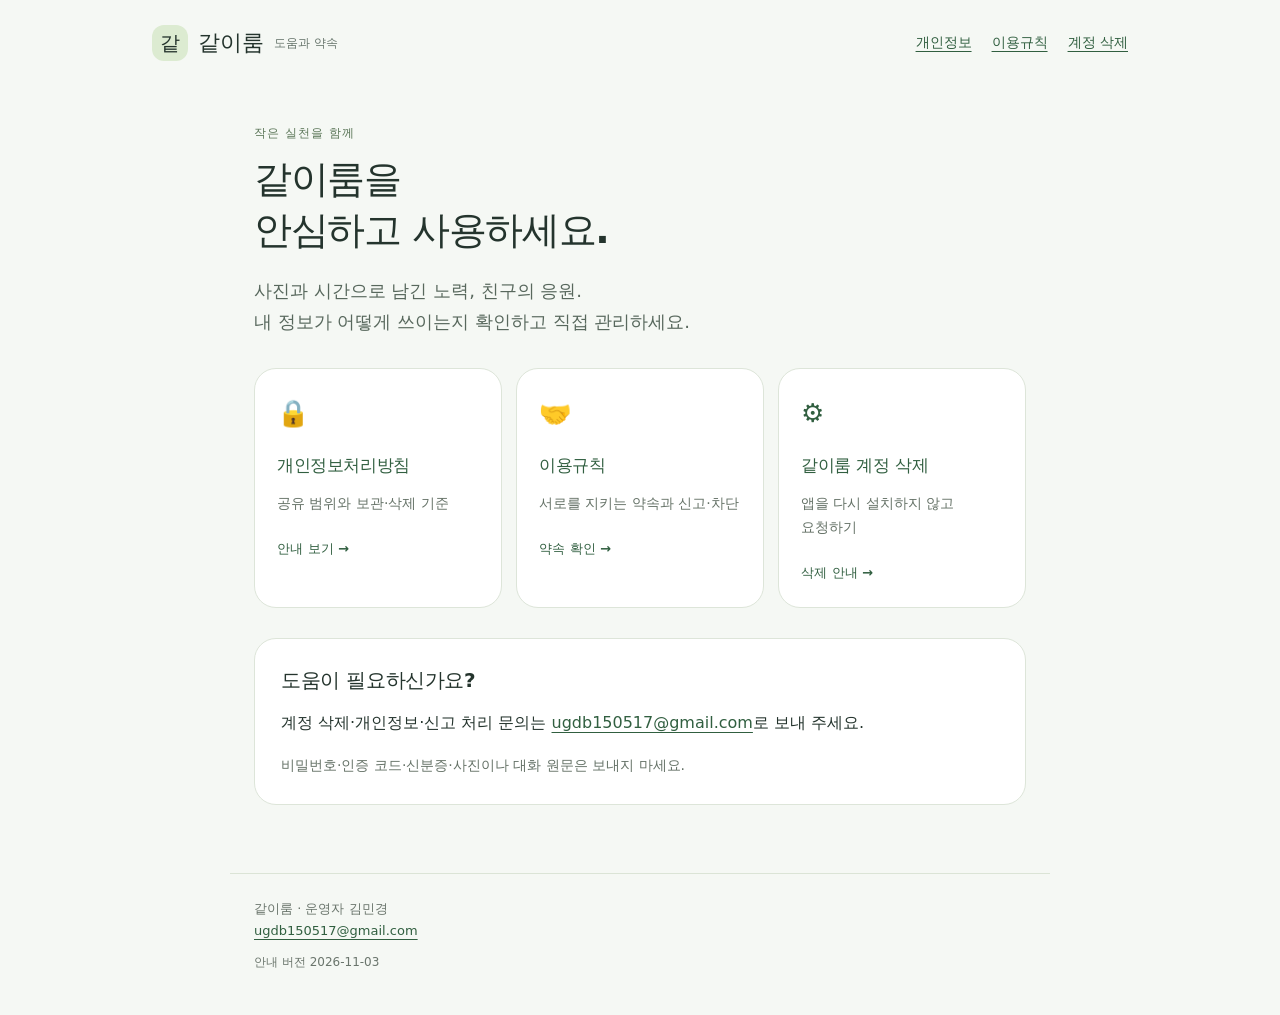
<file: index.html>
<!doctype html><html lang="ko"><head><meta charset="utf-8"><meta name="viewport" content="width=device-width,initial-scale=1"><meta name="referrer" content="no-referrer"><meta http-equiv="Content-Security-Policy" content="default-src 'none'; script-src 'self'; style-src 'self'; img-src 'self'; connect-src https://rnihdtlhdfdmjoifknjx.supabase.co; base-uri 'none'; object-src 'none'; form-action 'none'; upgrade-insecure-requests"><title>도움과 약속 · 같이룸</title><link rel="stylesheet" href="style.css"></head><body><a class="skip" href="#main">본문으로 이동</a><header><a class="brand" href="index.html"><span class="mark">같</span> 같이룸 <small>도움과 약속</small></a><nav aria-label="지원 메뉴"><a href="privacy.html">개인정보</a><a href="terms.html">이용규칙</a><a href="delete-account.html">계정 삭제</a></nav></header><main id="main"><p class="eyebrow">작은 실천을 함께</p><h1>같이룸을<br>안심하고 사용하세요.</h1><p class="lead">사진과 시간으로 남긴 노력, 친구의 응원.<br>내 정보가 어떻게 쓰이는지 확인하고 직접 관리하세요.</p><div class="links"><a class="card link" href="privacy.html"><span>🔒</span><h2>개인정보처리방침</h2><p>공유 범위와 보관·삭제 기준</p><b>안내 보기 →</b></a><a class="card link" href="terms.html"><span>🤝</span><h2>이용규칙</h2><p>서로를 지키는 약속과 신고·차단</p><b>약속 확인 →</b></a><a class="card link" href="delete-account.html"><span>⚙</span><h2>같이룸 계정 삭제</h2><p>앱을 다시 설치하지 않고 요청하기</p><b>삭제 안내 →</b></a></div><section class="card"><h2>도움이 필요하신가요?</h2><p>계정 삭제·개인정보·신고 처리 문의는 <a href="mailto:ugdb150517@gmail.com">ugdb150517@gmail.com</a>로 보내 주세요.</p><p class="muted">비밀번호·인증 코드·신분증·사진이나 대화 원문은 보내지 마세요.</p></section></main><footer>같이룸 · 운영자 김민경<br><a href="mailto:ugdb150517@gmail.com">ugdb150517@gmail.com</a><p>안내 버전 2026-11-03</p></footer></body></html>
</file>
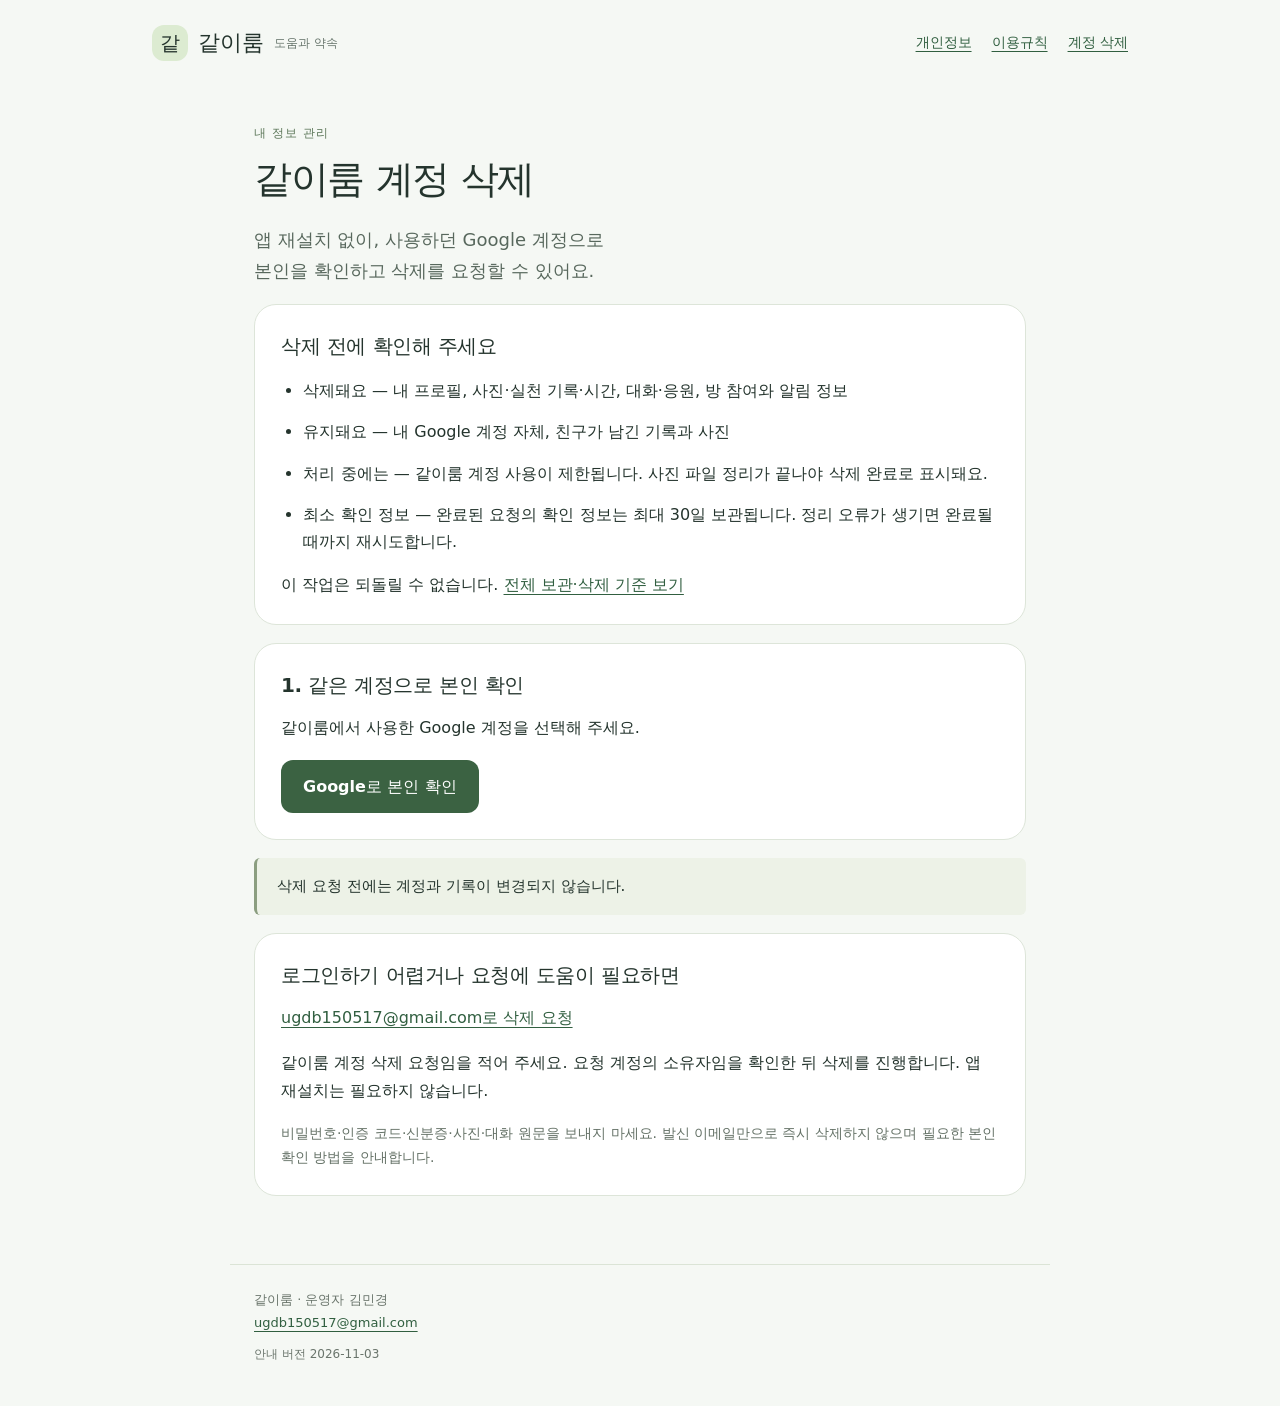
<file: delete-account.html>
<!doctype html><html lang="ko"><head><meta charset="utf-8"><meta name="viewport" content="width=device-width,initial-scale=1"><meta name="referrer" content="no-referrer"><meta http-equiv="Content-Security-Policy" content="default-src 'none'; script-src 'self'; style-src 'self'; img-src 'self'; connect-src https://rnihdtlhdfdmjoifknjx.supabase.co; base-uri 'none'; object-src 'none'; form-action 'none'; upgrade-insecure-requests"><title>계정 및 데이터 삭제 · 같이룸</title><link rel="stylesheet" href="style.css"></head><body><a class="skip" href="#main">본문으로 이동</a><header><a class="brand" href="index.html"><span class="mark">같</span> 같이룸 <small>도움과 약속</small></a><nav aria-label="지원 메뉴"><a href="privacy.html">개인정보</a><a href="terms.html">이용규칙</a><a href="delete-account.html">계정 삭제</a></nav></header><main id="main"><p class="eyebrow">내 정보 관리</p><h1>같이룸 계정 삭제</h1><p class="lead">앱 재설치 없이, 사용하던 Google 계정으로<br>본인을 확인하고 삭제를 요청할 수 있어요.</p><section class="card"><h2>삭제 전에 확인해 주세요</h2><ul class="spaced"><li><strong>삭제돼요</strong> — 내 프로필, 사진·실천 기록·시간, 대화·응원, 방 참여와 알림 정보</li><li><strong>유지돼요</strong> — 내 Google 계정 자체, 친구가 남긴 기록과 사진</li><li><strong>처리 중에는</strong> — 같이룸 계정 사용이 제한됩니다. 사진 파일 정리가 끝나야 삭제 완료로 표시돼요.</li><li><strong>최소 확인 정보</strong> — 완료된 요청의 확인 정보는 최대 30일 보관됩니다. 정리 오류가 생기면 완료될 때까지 재시도합니다.</li></ul><p>이 작업은 되돌릴 수 없습니다. <a href="privacy.html">전체 보관·삭제 기준 보기</a></p></section><section class="card"><h2>1. 같은 계정으로 본인 확인</h2><p>같이룸에서 사용한 Google 계정을 선택해 주세요.</p><button id="login">Google로 본인 확인</button><noscript><p>자동 삭제 요청에는 JavaScript가 필요합니다. 앱을 설치하지 않고도 아래 지원 이메일로 삭제를 요청할 수 있습니다.</p></noscript></section><p id="status" class="notice" role="status" aria-live="polite">삭제 요청 전에는 계정과 기록이 변경되지 않습니다.</p><section id="account-panel" class="card" hidden><p class="eyebrow">본인 확인된 계정</p><p id="account-label" class="account"></p><button id="cancel" class="secondary">이 페이지에서 로그아웃</button><section id="host-panel" hidden><h2>먼저 방의 운영을 마무리해 주세요</h2><p>방을 계속 유지하려면 앱에서 방장을 위임하거나 지원 이메일로 도움을 요청해 주세요. 앱 설치 없이 이 페이지에서 방을 종료하고 탈퇴할 수도 있습니다.</p><div id="host-rooms"></div></section><form id="confirmation-form"><h2>2. 삭제 요청 확정</h2><label class="check"><input id="agree" type="checkbox">내 같이룸 계정과 데이터가 삭제되고 복구할 수 없음을 확인했습니다.</label><label for="confirmation">확인을 위해 <strong>탈퇴</strong>를 입력해 주세요.</label><input id="confirmation" autocomplete="off" maxlength="10" placeholder="탈퇴"><button id="submit" type="submit" class="danger" disabled>같이룸 계정 영구 삭제 요청</button></form></section><section id="receipt-panel" class="card" hidden><h2>3. 처리 상태 확인</h2><p>이 브라우저 탭에는 상태 확인용 정보만 임시 저장합니다. 로그인 토큰은 저장하지 않습니다. 탭을 닫으면 확인 정보가 사라질 수 있어요.</p><button id="check-status">처리 상태 확인</button><details><summary>이 탭의 확인 정보 지우기</summary><label class="check"><input id="clear-agree" type="checkbox">이 탭에서 처리 상태를 다시 확인할 수 없음을 이해했습니다.</label><button id="clear-status" class="secondary">확인 정보 지우기</button></details></section><section class="card"><h2>로그인하기 어렵거나 요청에 도움이 필요하면</h2><p><a href="mailto:ugdb150517@gmail.com?subject=%5B%EA%B0%99%EC%9D%B4%EB%A3%B8%5D%20%EA%B3%84%EC%A0%95%20%EB%B0%8F%20%EB%8D%B0%EC%9D%B4%ED%84%B0%20%EC%82%AD%EC%A0%9C%20%EC%9A%94%EC%B2%AD">ugdb150517@gmail.com로 삭제 요청</a></p><p>같이룸 계정 삭제 요청임을 적어 주세요. 요청 계정의 소유자임을 확인한 뒤 삭제를 진행합니다. 앱 재설치는 필요하지 않습니다.</p><p class="muted">비밀번호·인증 코드·신분증·사진·대화 원문을 보내지 마세요. 발신 이메일만으로 즉시 삭제하지 않으며 필요한 본인 확인 방법을 안내합니다.</p></section></main><footer>같이룸 · 운영자 김민경<br><a href="mailto:ugdb150517@gmail.com">ugdb150517@gmail.com</a><p>안내 버전 2026-11-03</p></footer><script type="module" src="delete-account.mjs"></script></body></html>
</file>
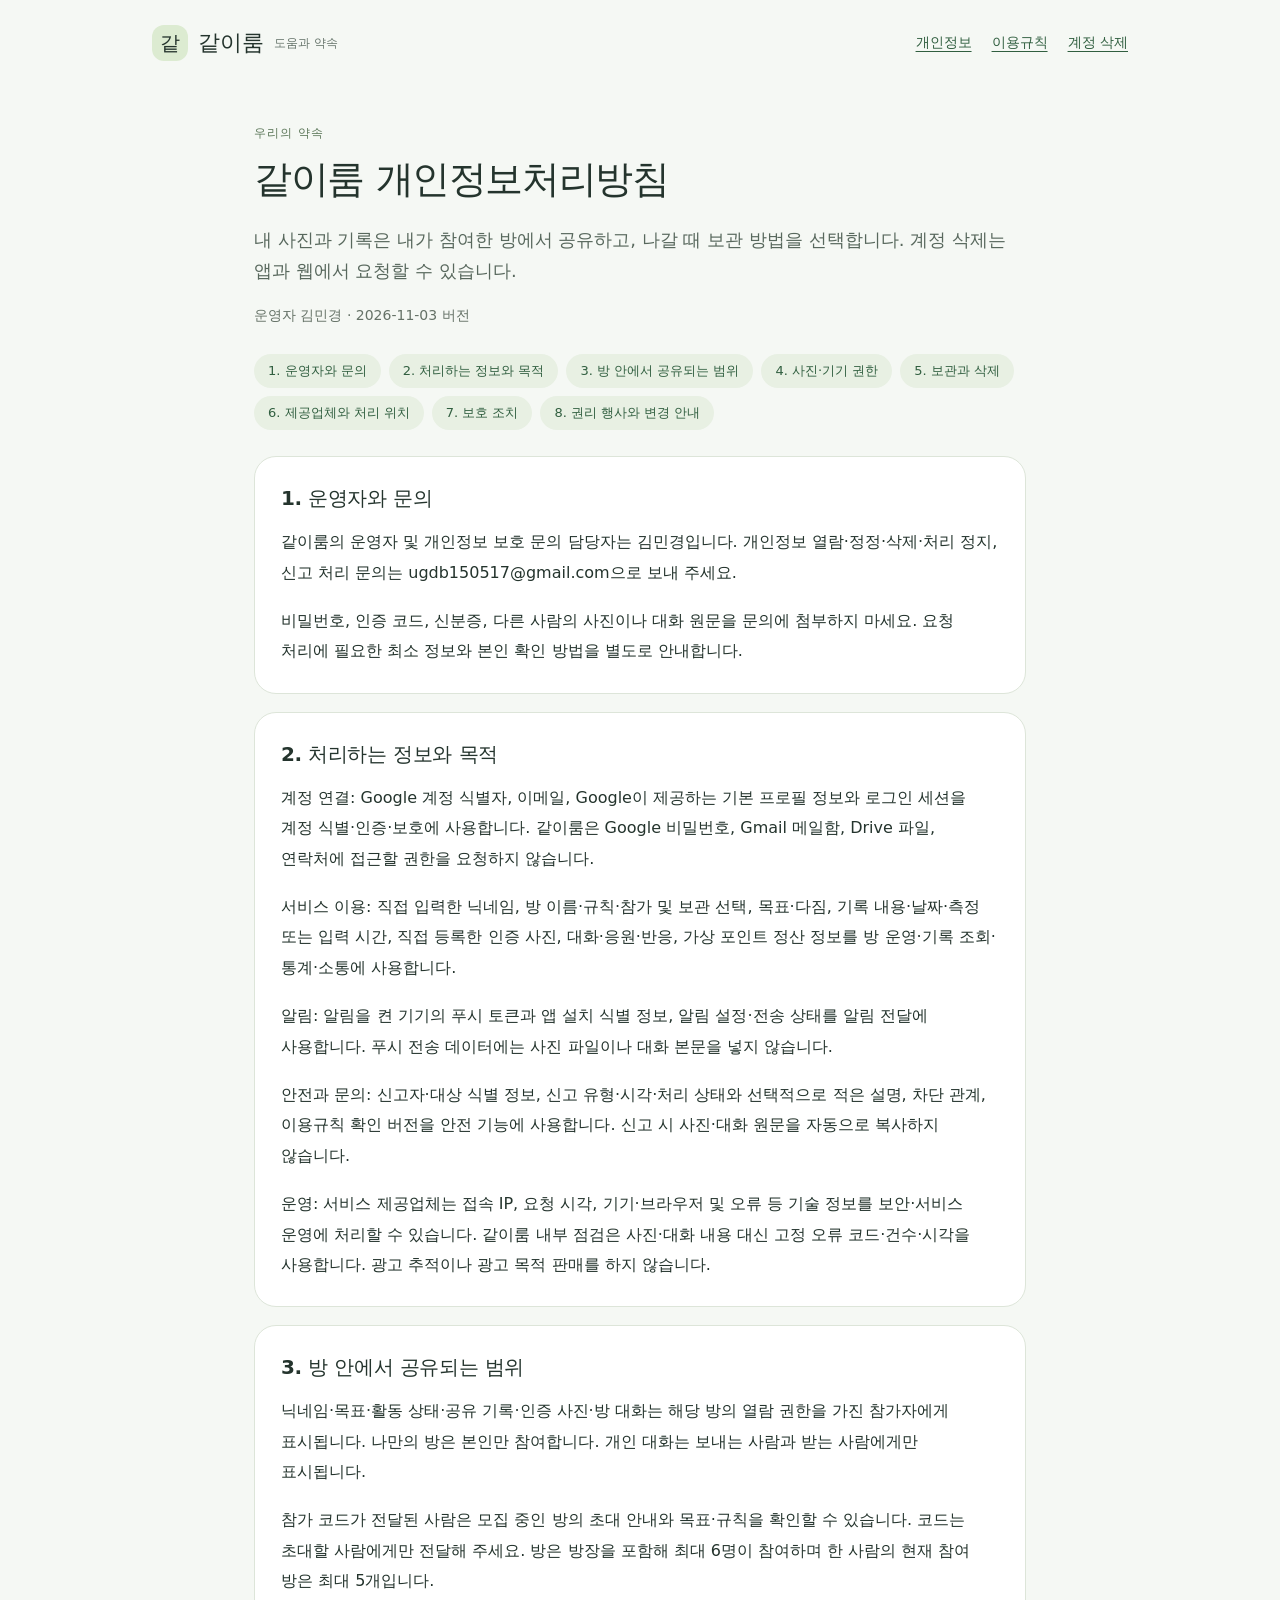
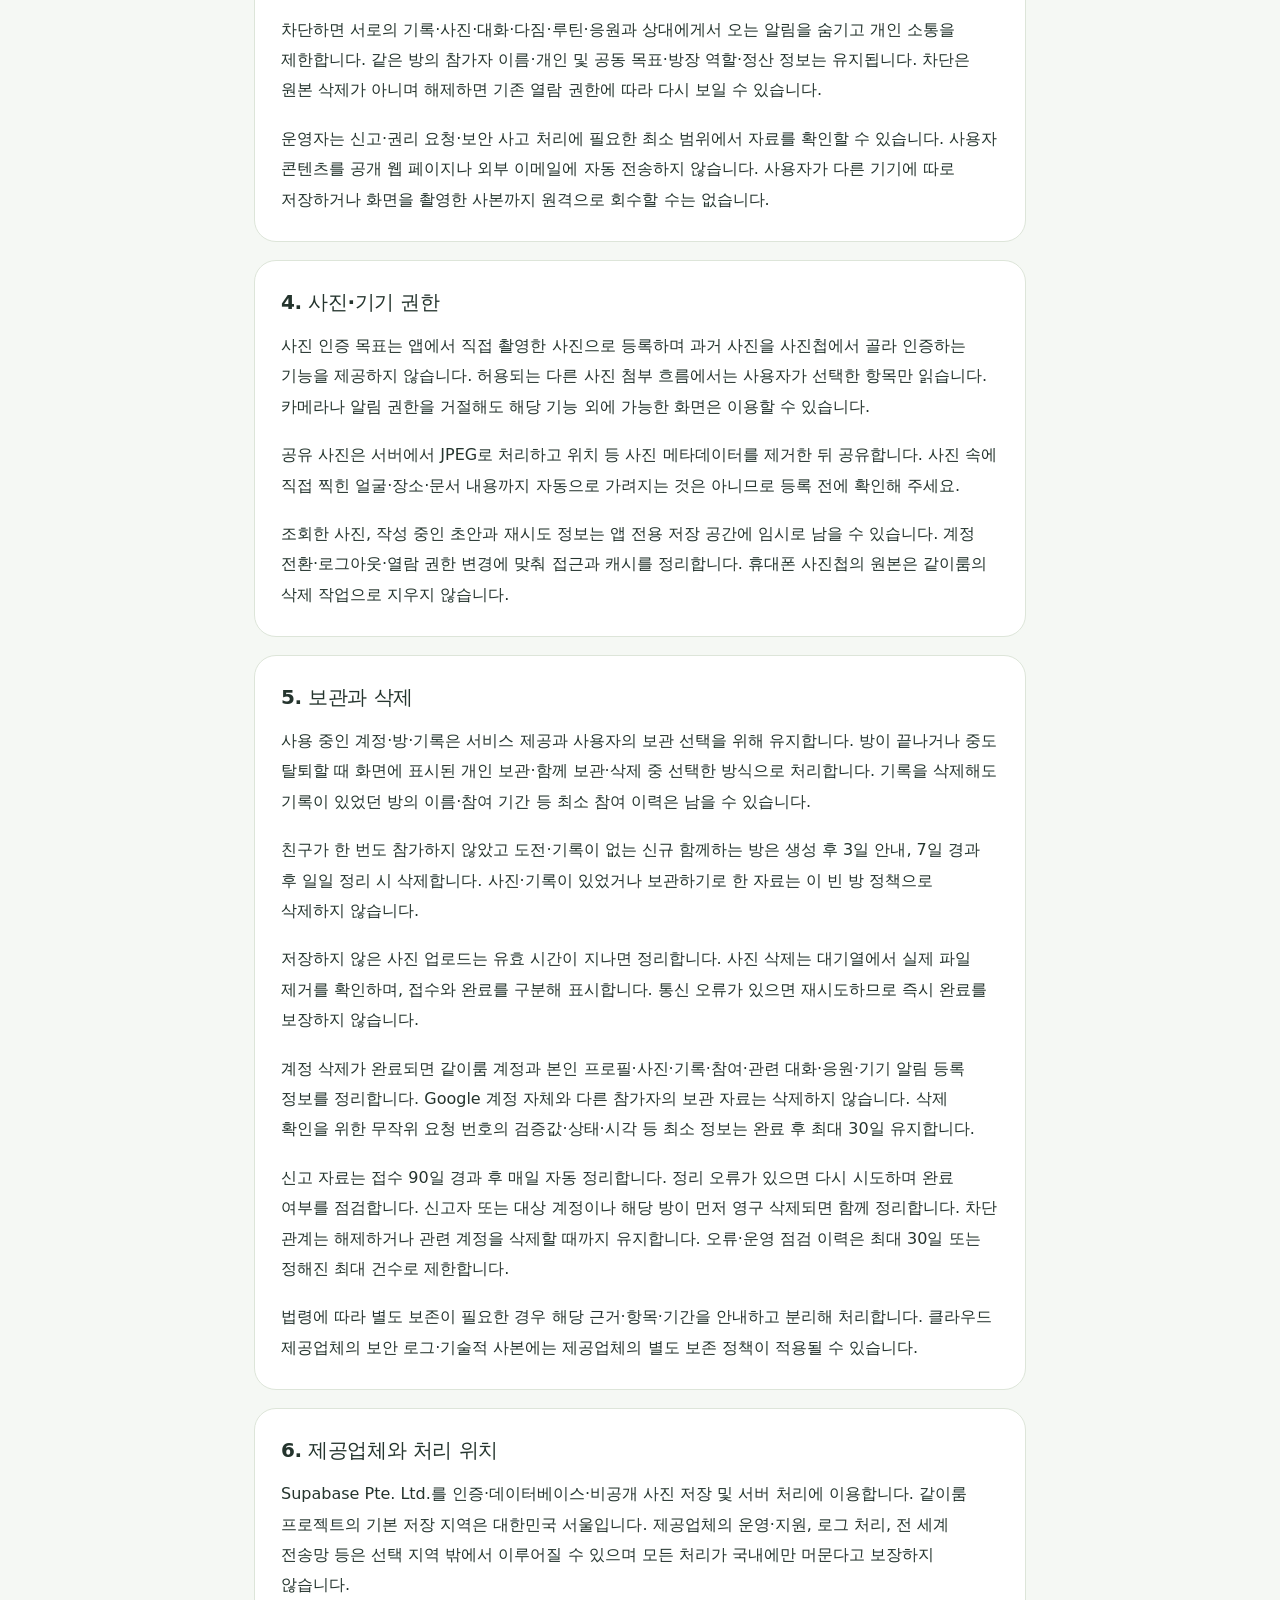
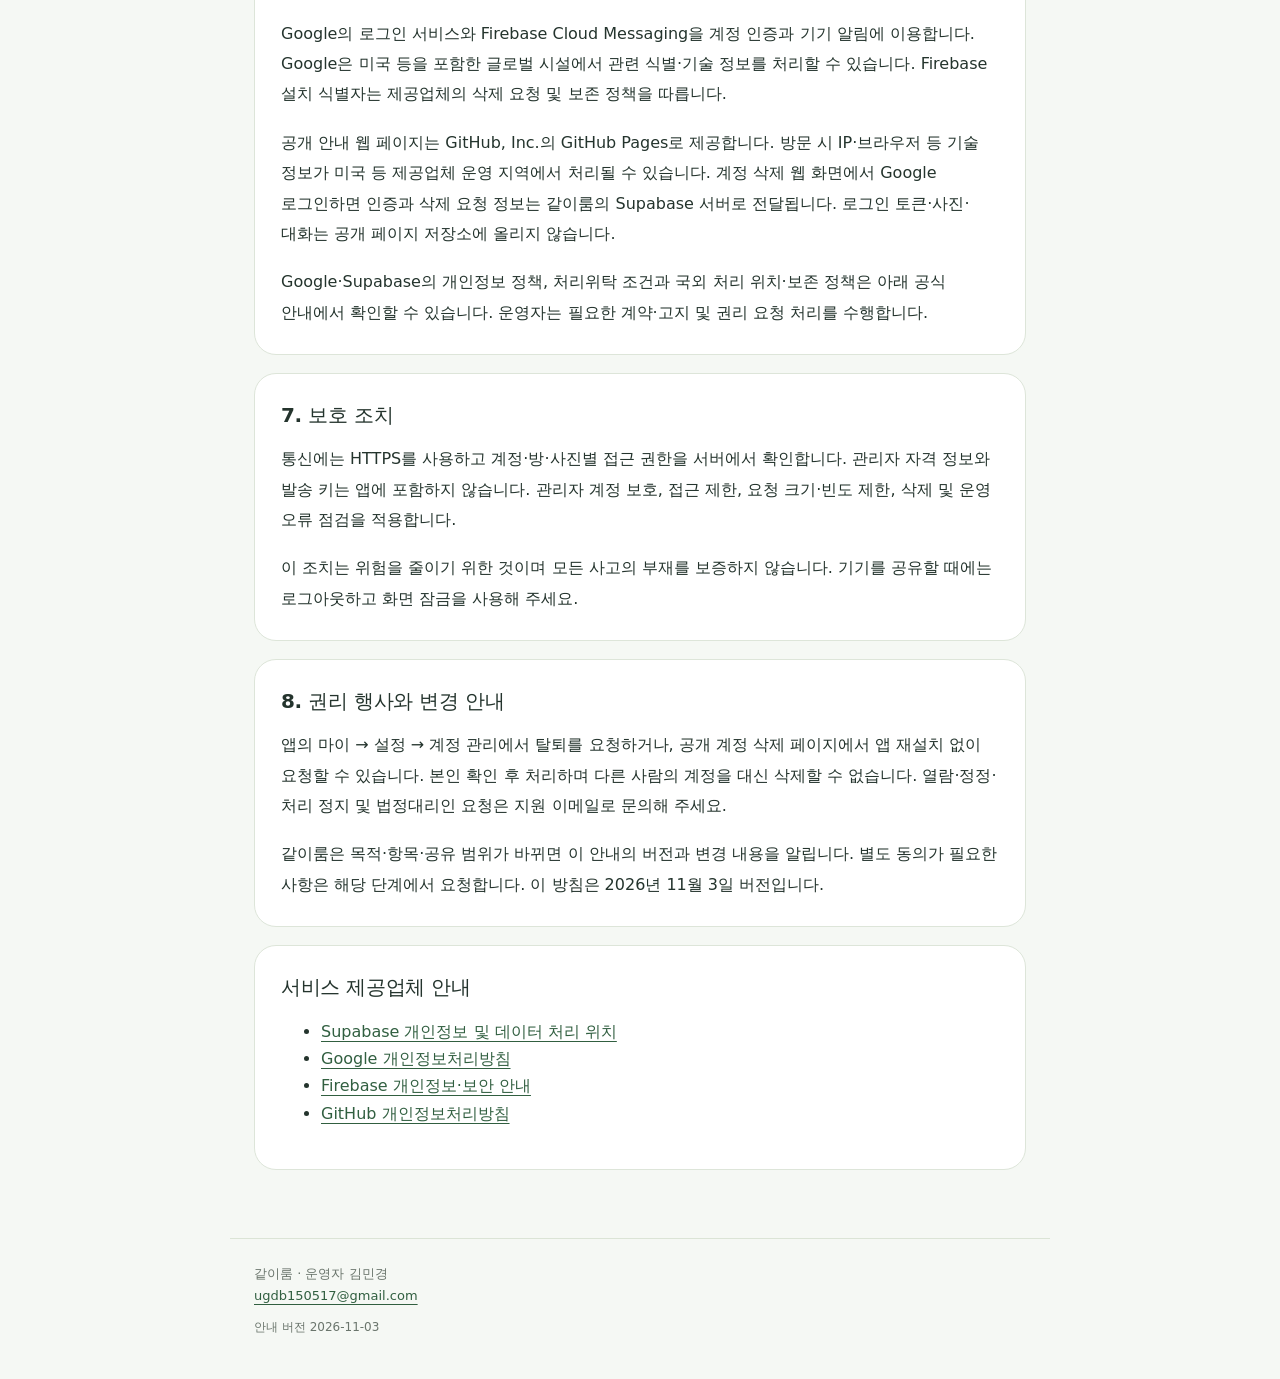
<file: privacy.html>
<!doctype html><html lang="ko"><head><meta charset="utf-8"><meta name="viewport" content="width=device-width,initial-scale=1"><meta name="referrer" content="no-referrer"><meta http-equiv="Content-Security-Policy" content="default-src 'none'; script-src 'self'; style-src 'self'; img-src 'self'; connect-src https://rnihdtlhdfdmjoifknjx.supabase.co; base-uri 'none'; object-src 'none'; form-action 'none'; upgrade-insecure-requests"><title>같이룸 개인정보처리방침 · 같이룸</title><link rel="stylesheet" href="style.css"></head><body><a class="skip" href="#main">본문으로 이동</a><header><a class="brand" href="index.html"><span class="mark">같</span> 같이룸 <small>도움과 약속</small></a><nav aria-label="지원 메뉴"><a href="privacy.html">개인정보</a><a href="terms.html">이용규칙</a><a href="delete-account.html">계정 삭제</a></nav></header><main id="main"><p class="eyebrow">우리의 약속</p><h1>같이룸 개인정보처리방침</h1><p class="lead">내 사진과 기록은 내가 참여한 방에서 공유하고, 나갈 때 보관 방법을 선택합니다. 계정 삭제는 앱과 웹에서 요청할 수 있습니다.</p><p class="meta">운영자 김민경 · 2026-11-03 버전</p><nav class="contents" aria-label="목차"><a href="#section-0">1. 운영자와 문의</a><a href="#section-1">2. 처리하는 정보와 목적</a><a href="#section-2">3. 방 안에서 공유되는 범위</a><a href="#section-3">4. 사진·기기 권한</a><a href="#section-4">5. 보관과 삭제</a><a href="#section-5">6. 제공업체와 처리 위치</a><a href="#section-6">7. 보호 조치</a><a href="#section-7">8. 권리 행사와 변경 안내</a></nav><section class="card legal" id="section-0"><h2>1. 운영자와 문의</h2><p>같이룸의 운영자 및 개인정보 보호 문의 담당자는 김민경입니다. 개인정보 열람·정정·삭제·처리 정지, 신고 처리 문의는 ugdb150517@gmail.com으로 보내 주세요.</p><p>비밀번호, 인증 코드, 신분증, 다른 사람의 사진이나 대화 원문을 문의에 첨부하지 마세요. 요청 처리에 필요한 최소 정보와 본인 확인 방법을 별도로 안내합니다.</p></section><section class="card legal" id="section-1"><h2>2. 처리하는 정보와 목적</h2><p>계정 연결: Google 계정 식별자, 이메일, Google이 제공하는 기본 프로필 정보와 로그인 세션을 계정 식별·인증·보호에 사용합니다. 같이룸은 Google 비밀번호, Gmail 메일함, Drive 파일, 연락처에 접근할 권한을 요청하지 않습니다.</p><p>서비스 이용: 직접 입력한 닉네임, 방 이름·규칙·참가 및 보관 선택, 목표·다짐, 기록 내용·날짜·측정 또는 입력 시간, 직접 등록한 인증 사진, 대화·응원·반응, 가상 포인트 정산 정보를 방 운영·기록 조회·통계·소통에 사용합니다.</p><p>알림: 알림을 켠 기기의 푸시 토큰과 앱 설치 식별 정보, 알림 설정·전송 상태를 알림 전달에 사용합니다. 푸시 전송 데이터에는 사진 파일이나 대화 본문을 넣지 않습니다.</p><p>안전과 문의: 신고자·대상 식별 정보, 신고 유형·시각·처리 상태와 선택적으로 적은 설명, 차단 관계, 이용규칙 확인 버전을 안전 기능에 사용합니다. 신고 시 사진·대화 원문을 자동으로 복사하지 않습니다.</p><p>운영: 서비스 제공업체는 접속 IP, 요청 시각, 기기·브라우저 및 오류 등 기술 정보를 보안·서비스 운영에 처리할 수 있습니다. 같이룸 내부 점검은 사진·대화 내용 대신 고정 오류 코드·건수·시각을 사용합니다. 광고 추적이나 광고 목적 판매를 하지 않습니다.</p></section><section class="card legal" id="section-2"><h2>3. 방 안에서 공유되는 범위</h2><p>닉네임·목표·활동 상태·공유 기록·인증 사진·방 대화는 해당 방의 열람 권한을 가진 참가자에게 표시됩니다. 나만의 방은 본인만 참여합니다. 개인 대화는 보내는 사람과 받는 사람에게만 표시됩니다.</p><p>참가 코드가 전달된 사람은 모집 중인 방의 초대 안내와 목표·규칙을 확인할 수 있습니다. 코드는 초대할 사람에게만 전달해 주세요. 방은 방장을 포함해 최대 6명이 참여하며 한 사람의 현재 참여 방은 최대 5개입니다.</p><p>차단하면 서로의 기록·사진·대화·다짐·루틴·응원과 상대에게서 오는 알림을 숨기고 개인 소통을 제한합니다. 같은 방의 참가자 이름·개인 및 공동 목표·방장 역할·정산 정보는 유지됩니다. 차단은 원본 삭제가 아니며 해제하면 기존 열람 권한에 따라 다시 보일 수 있습니다.</p><p>운영자는 신고·권리 요청·보안 사고 처리에 필요한 최소 범위에서 자료를 확인할 수 있습니다. 사용자 콘텐츠를 공개 웹 페이지나 외부 이메일에 자동 전송하지 않습니다. 사용자가 다른 기기에 따로 저장하거나 화면을 촬영한 사본까지 원격으로 회수할 수는 없습니다.</p></section><section class="card legal" id="section-3"><h2>4. 사진·기기 권한</h2><p>사진 인증 목표는 앱에서 직접 촬영한 사진으로 등록하며 과거 사진을 사진첩에서 골라 인증하는 기능을 제공하지 않습니다. 허용되는 다른 사진 첨부 흐름에서는 사용자가 선택한 항목만 읽습니다. 카메라나 알림 권한을 거절해도 해당 기능 외에 가능한 화면은 이용할 수 있습니다.</p><p>공유 사진은 서버에서 JPEG로 처리하고 위치 등 사진 메타데이터를 제거한 뒤 공유합니다. 사진 속에 직접 찍힌 얼굴·장소·문서 내용까지 자동으로 가려지는 것은 아니므로 등록 전에 확인해 주세요.</p><p>조회한 사진, 작성 중인 초안과 재시도 정보는 앱 전용 저장 공간에 임시로 남을 수 있습니다. 계정 전환·로그아웃·열람 권한 변경에 맞춰 접근과 캐시를 정리합니다. 휴대폰 사진첩의 원본은 같이룸의 삭제 작업으로 지우지 않습니다.</p></section><section class="card legal" id="section-4"><h2>5. 보관과 삭제</h2><p>사용 중인 계정·방·기록은 서비스 제공과 사용자의 보관 선택을 위해 유지합니다. 방이 끝나거나 중도 탈퇴할 때 화면에 표시된 개인 보관·함께 보관·삭제 중 선택한 방식으로 처리합니다. 기록을 삭제해도 기록이 있었던 방의 이름·참여 기간 등 최소 참여 이력은 남을 수 있습니다.</p><p>친구가 한 번도 참가하지 않았고 도전·기록이 없는 신규 함께하는 방은 생성 후 3일 안내, 7일 경과 후 일일 정리 시 삭제합니다. 사진·기록이 있었거나 보관하기로 한 자료는 이 빈 방 정책으로 삭제하지 않습니다.</p><p>저장하지 않은 사진 업로드는 유효 시간이 지나면 정리합니다. 사진 삭제는 대기열에서 실제 파일 제거를 확인하며, 접수와 완료를 구분해 표시합니다. 통신 오류가 있으면 재시도하므로 즉시 완료를 보장하지 않습니다.</p><p>계정 삭제가 완료되면 같이룸 계정과 본인 프로필·사진·기록·참여·관련 대화·응원·기기 알림 등록 정보를 정리합니다. Google 계정 자체와 다른 참가자의 보관 자료는 삭제하지 않습니다. 삭제 확인을 위한 무작위 요청 번호의 검증값·상태·시각 등 최소 정보는 완료 후 최대 30일 유지합니다.</p><p>신고 자료는 접수 90일 경과 후 매일 자동 정리합니다. 정리 오류가 있으면 다시 시도하며 완료 여부를 점검합니다. 신고자 또는 대상 계정이나 해당 방이 먼저 영구 삭제되면 함께 정리합니다. 차단 관계는 해제하거나 관련 계정을 삭제할 때까지 유지합니다. 오류·운영 점검 이력은 최대 30일 또는 정해진 최대 건수로 제한합니다.</p><p>법령에 따라 별도 보존이 필요한 경우 해당 근거·항목·기간을 안내하고 분리해 처리합니다. 클라우드 제공업체의 보안 로그·기술적 사본에는 제공업체의 별도 보존 정책이 적용될 수 있습니다.</p></section><section class="card legal" id="section-5"><h2>6. 제공업체와 처리 위치</h2><p>Supabase Pte. Ltd.를 인증·데이터베이스·비공개 사진 저장 및 서버 처리에 이용합니다. 같이룸 프로젝트의 기본 저장 지역은 대한민국 서울입니다. 제공업체의 운영·지원, 로그 처리, 전 세계 전송망 등은 선택 지역 밖에서 이루어질 수 있으며 모든 처리가 국내에만 머문다고 보장하지 않습니다.</p><p>Google의 로그인 서비스와 Firebase Cloud Messaging을 계정 인증과 기기 알림에 이용합니다. Google은 미국 등을 포함한 글로벌 시설에서 관련 식별·기술 정보를 처리할 수 있습니다. Firebase 설치 식별자는 제공업체의 삭제 요청 및 보존 정책을 따릅니다.</p><p>공개 안내 웹 페이지는 GitHub, Inc.의 GitHub Pages로 제공합니다. 방문 시 IP·브라우저 등 기술 정보가 미국 등 제공업체 운영 지역에서 처리될 수 있습니다. 계정 삭제 웹 화면에서 Google 로그인하면 인증과 삭제 요청 정보는 같이룸의 Supabase 서버로 전달됩니다. 로그인 토큰·사진·대화는 공개 페이지 저장소에 올리지 않습니다.</p><p>Google·Supabase의 개인정보 정책, 처리위탁 조건과 국외 처리 위치·보존 정책은 아래 공식 안내에서 확인할 수 있습니다. 운영자는 필요한 계약·고지 및 권리 요청 처리를 수행합니다.</p></section><section class="card legal" id="section-6"><h2>7. 보호 조치</h2><p>통신에는 HTTPS를 사용하고 계정·방·사진별 접근 권한을 서버에서 확인합니다. 관리자 자격 정보와 발송 키는 앱에 포함하지 않습니다. 관리자 계정 보호, 접근 제한, 요청 크기·빈도 제한, 삭제 및 운영 오류 점검을 적용합니다.</p><p>이 조치는 위험을 줄이기 위한 것이며 모든 사고의 부재를 보증하지 않습니다. 기기를 공유할 때에는 로그아웃하고 화면 잠금을 사용해 주세요.</p></section><section class="card legal" id="section-7"><h2>8. 권리 행사와 변경 안내</h2><p>앱의 마이 → 설정 → 계정 관리에서 탈퇴를 요청하거나, 공개 계정 삭제 페이지에서 앱 재설치 없이 요청할 수 있습니다. 본인 확인 후 처리하며 다른 사람의 계정을 대신 삭제할 수 없습니다. 열람·정정·처리 정지 및 법정대리인 요청은 지원 이메일로 문의해 주세요.</p><p>같이룸은 목적·항목·공유 범위가 바뀌면 이 안내의 버전과 변경 내용을 알립니다. 별도 동의가 필요한 사항은 해당 단계에서 요청합니다. 이 방침은 2026년 11월 3일 버전입니다.</p></section><section class="card"><h2>서비스 제공업체 안내</h2><ul><li><a href="https://supabase.com/legal/privacy-resources/data-residency-and-transfers-faq" rel="noreferrer noopener">Supabase 개인정보 및 데이터 처리 위치</a></li><li><a href="https://policies.google.com/privacy?hl=ko" rel="noreferrer noopener">Google 개인정보처리방침</a></li><li><a href="https://firebase.google.com/support/privacy" rel="noreferrer noopener">Firebase 개인정보·보안 안내</a></li><li><a href="https://docs.github.com/en/site-policy/privacy-policies/github-general-privacy-statement" rel="noreferrer noopener">GitHub 개인정보처리방침</a></li></ul></section></main><footer>같이룸 · 운영자 김민경<br><a href="mailto:ugdb150517@gmail.com">ugdb150517@gmail.com</a><p>안내 버전 2026-11-03</p></footer></body></html>
</file>
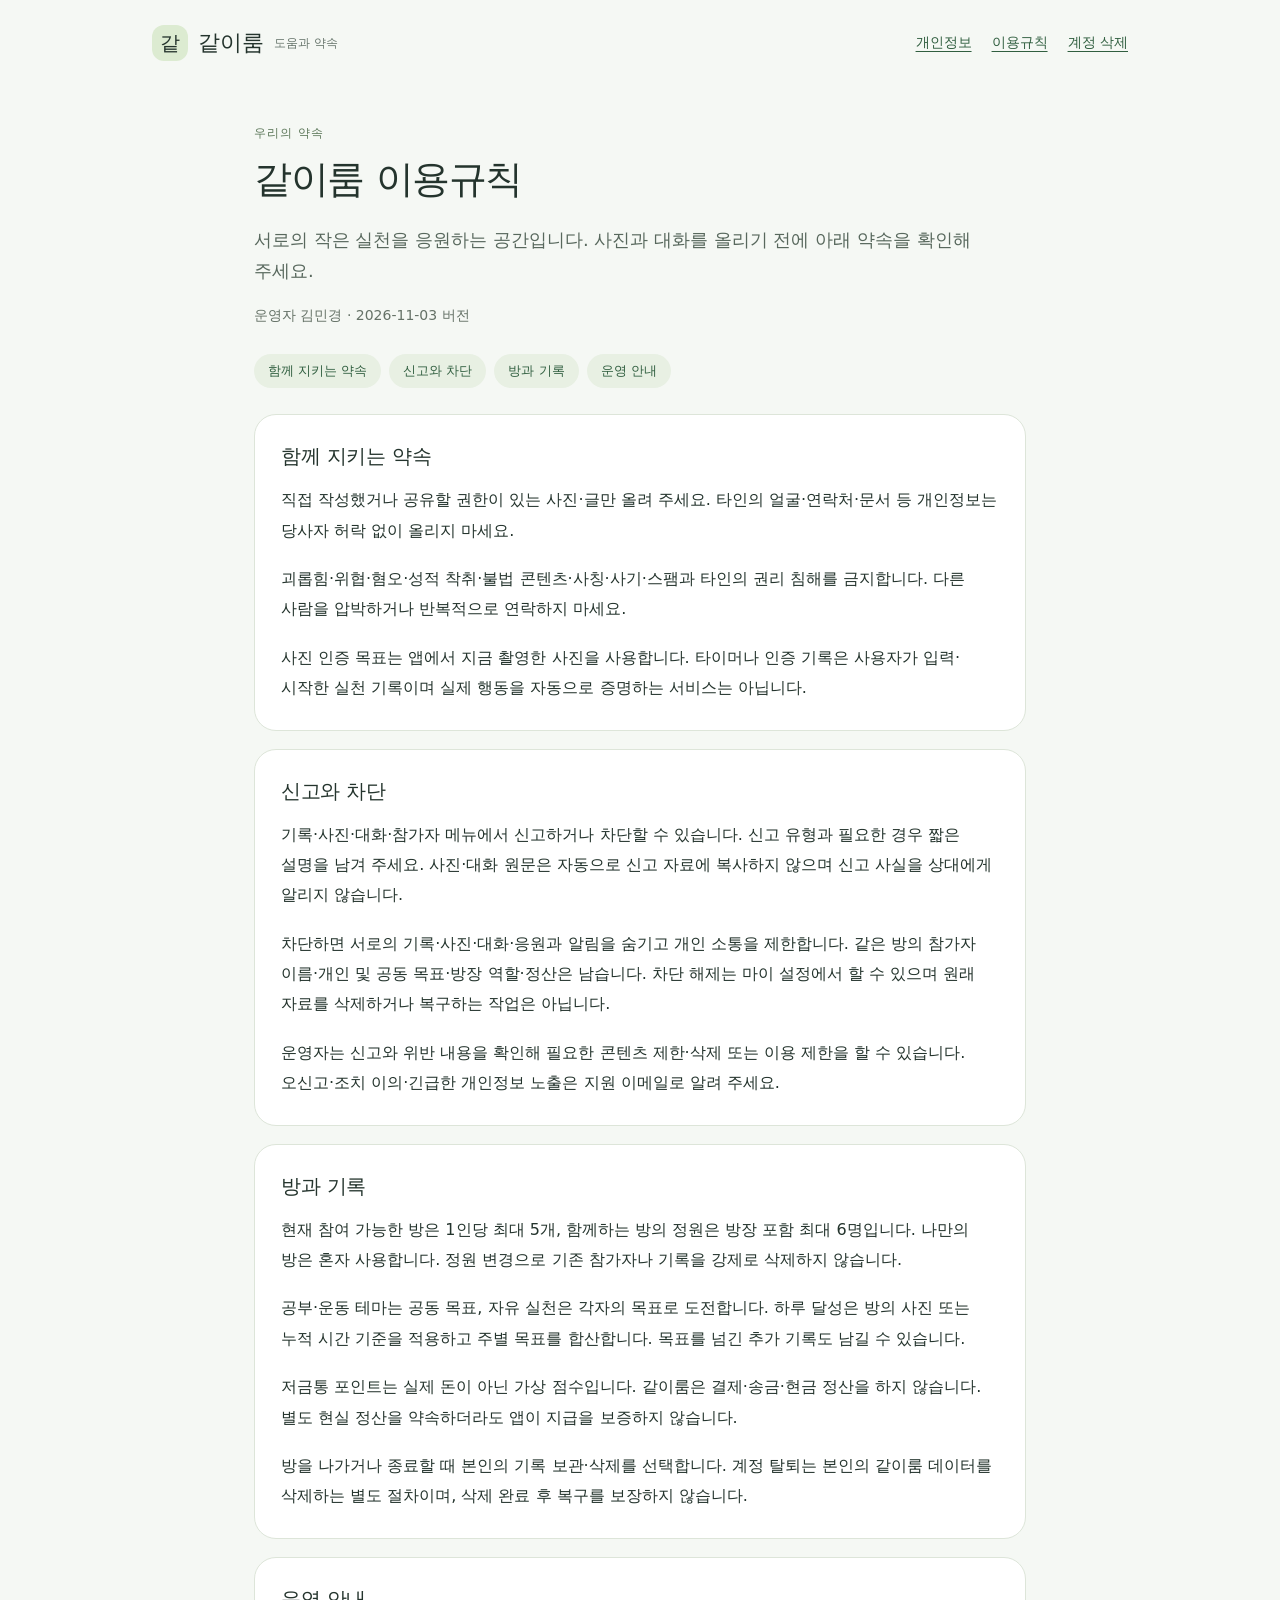
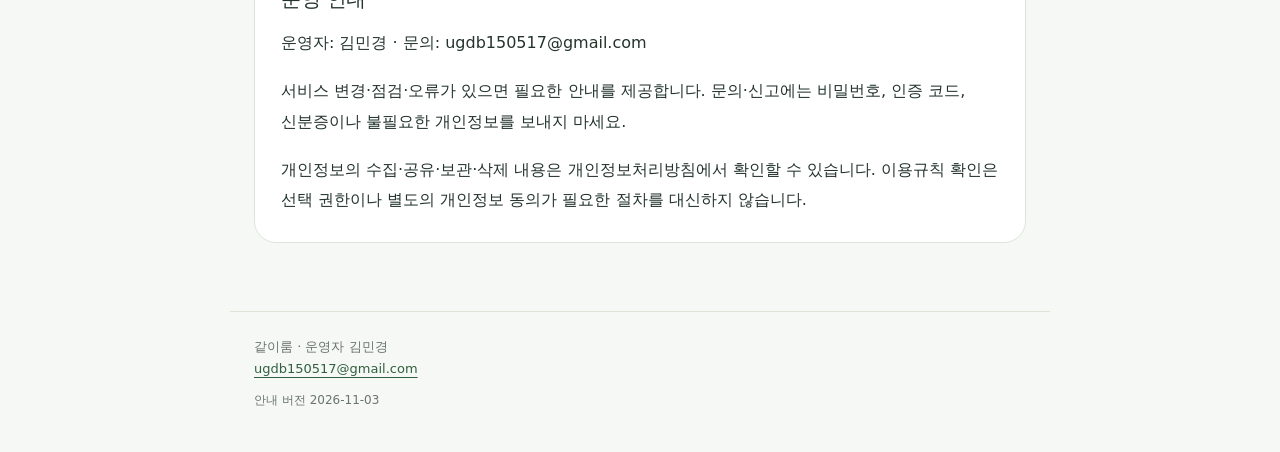
<file: terms.html>
<!doctype html><html lang="ko"><head><meta charset="utf-8"><meta name="viewport" content="width=device-width,initial-scale=1"><meta name="referrer" content="no-referrer"><meta http-equiv="Content-Security-Policy" content="default-src 'none'; script-src 'self'; style-src 'self'; img-src 'self'; connect-src https://rnihdtlhdfdmjoifknjx.supabase.co; base-uri 'none'; object-src 'none'; form-action 'none'; upgrade-insecure-requests"><title>같이룸 이용규칙 · 같이룸</title><link rel="stylesheet" href="style.css"></head><body><a class="skip" href="#main">본문으로 이동</a><header><a class="brand" href="index.html"><span class="mark">같</span> 같이룸 <small>도움과 약속</small></a><nav aria-label="지원 메뉴"><a href="privacy.html">개인정보</a><a href="terms.html">이용규칙</a><a href="delete-account.html">계정 삭제</a></nav></header><main id="main"><p class="eyebrow">우리의 약속</p><h1>같이룸 이용규칙</h1><p class="lead">서로의 작은 실천을 응원하는 공간입니다. 사진과 대화를 올리기 전에 아래 약속을 확인해 주세요.</p><p class="meta">운영자 김민경 · 2026-11-03 버전</p><nav class="contents" aria-label="목차"><a href="#section-0">함께 지키는 약속</a><a href="#section-1">신고와 차단</a><a href="#section-2">방과 기록</a><a href="#section-3">운영 안내</a></nav><section class="card legal" id="section-0"><h2>함께 지키는 약속</h2><p>직접 작성했거나 공유할 권한이 있는 사진·글만 올려 주세요. 타인의 얼굴·연락처·문서 등 개인정보는 당사자 허락 없이 올리지 마세요.</p><p>괴롭힘·위협·혐오·성적 착취·불법 콘텐츠·사칭·사기·스팸과 타인의 권리 침해를 금지합니다. 다른 사람을 압박하거나 반복적으로 연락하지 마세요.</p><p>사진 인증 목표는 앱에서 지금 촬영한 사진을 사용합니다. 타이머나 인증 기록은 사용자가 입력·시작한 실천 기록이며 실제 행동을 자동으로 증명하는 서비스는 아닙니다.</p></section><section class="card legal" id="section-1"><h2>신고와 차단</h2><p>기록·사진·대화·참가자 메뉴에서 신고하거나 차단할 수 있습니다. 신고 유형과 필요한 경우 짧은 설명을 남겨 주세요. 사진·대화 원문은 자동으로 신고 자료에 복사하지 않으며 신고 사실을 상대에게 알리지 않습니다.</p><p>차단하면 서로의 기록·사진·대화·응원과 알림을 숨기고 개인 소통을 제한합니다. 같은 방의 참가자 이름·개인 및 공동 목표·방장 역할·정산은 남습니다. 차단 해제는 마이 설정에서 할 수 있으며 원래 자료를 삭제하거나 복구하는 작업은 아닙니다.</p><p>운영자는 신고와 위반 내용을 확인해 필요한 콘텐츠 제한·삭제 또는 이용 제한을 할 수 있습니다. 오신고·조치 이의·긴급한 개인정보 노출은 지원 이메일로 알려 주세요.</p></section><section class="card legal" id="section-2"><h2>방과 기록</h2><p>현재 참여 가능한 방은 1인당 최대 5개, 함께하는 방의 정원은 방장 포함 최대 6명입니다. 나만의 방은 혼자 사용합니다. 정원 변경으로 기존 참가자나 기록을 강제로 삭제하지 않습니다.</p><p>공부·운동 테마는 공동 목표, 자유 실천은 각자의 목표로 도전합니다. 하루 달성은 방의 사진 또는 누적 시간 기준을 적용하고 주별 목표를 합산합니다. 목표를 넘긴 추가 기록도 남길 수 있습니다.</p><p>저금통 포인트는 실제 돈이 아닌 가상 점수입니다. 같이룸은 결제·송금·현금 정산을 하지 않습니다. 별도 현실 정산을 약속하더라도 앱이 지급을 보증하지 않습니다.</p><p>방을 나가거나 종료할 때 본인의 기록 보관·삭제를 선택합니다. 계정 탈퇴는 본인의 같이룸 데이터를 삭제하는 별도 절차이며, 삭제 완료 후 복구를 보장하지 않습니다.</p></section><section class="card legal" id="section-3"><h2>운영 안내</h2><p>운영자: 김민경 · 문의: ugdb150517@gmail.com</p><p>서비스 변경·점검·오류가 있으면 필요한 안내를 제공합니다. 문의·신고에는 비밀번호, 인증 코드, 신분증이나 불필요한 개인정보를 보내지 마세요.</p><p>개인정보의 수집·공유·보관·삭제 내용은 개인정보처리방침에서 확인할 수 있습니다. 이용규칙 확인은 선택 권한이나 별도의 개인정보 동의가 필요한 절차를 대신하지 않습니다.</p></section></main><footer>같이룸 · 운영자 김민경<br><a href="mailto:ugdb150517@gmail.com">ugdb150517@gmail.com</a><p>안내 버전 2026-11-03</p></footer></body></html>
</file>
<file: style.css>
:root{font-family:system-ui,-apple-system,"Segoe UI",sans-serif;color:#24342d;background:#f5f8f4;font-synthesis:none;line-height:1.7;word-break:keep-all;overflow-wrap:anywhere}*{box-sizing:border-box}body{margin:0}header{max-width:1040px;margin:auto;padding:24px 32px;display:flex;align-items:center;justify-content:space-between;gap:20px}.brand{display:flex;align-items:center;gap:10px;text-decoration:none;font-weight:800;font-size:22px;color:#24342d}.brand small{font-size:12px;font-weight:500;color:#68766d}.mark{width:36px;height:36px;border-radius:12px;background:#dcebd1;display:grid;place-items:center;font-size:20px}nav{display:flex;gap:20px;font-size:14px}a{color:#315f40;text-underline-offset:4px}a:hover{color:#173522}main{max-width:820px;padding:38px 24px 50px;margin:auto}h1{font-size:38px;line-height:1.35;letter-spacing:-1.4px;margin:8px 0 20px}h2{font-size:20px;line-height:1.5;letter-spacing:-.4px;margin:0 0 14px}h3{font-size:17px}p{margin:10px 0 18px}.lead{font-size:18px;color:#58685d}.eyebrow{font-size:12px;letter-spacing:1px;font-weight:800;color:#5b7658;margin:0 0 10px}.meta,.muted{font-size:14px;color:#657267}.card{padding:26px;border:1px solid #dde5d9;border-radius:22px;background:#fff;margin:18px 0}.card p:last-child{margin-bottom:0}.legal{scroll-margin-top:20px}.legal p{line-height:1.9}.contents{flex-wrap:wrap;margin:26px 0;gap:8px}.contents a{background:#e8f0e3;border-radius:20px;padding:6px 14px;text-decoration:none;font-size:13px}.links{display:grid;grid-template-columns:repeat(3,1fr);gap:14px;margin:30px 0}.link{margin:0;text-decoration:none;padding:22px;transition:transform .15s}.link:hover{transform:translateY(-3px)}.link>span{font-size:26px}.link h2{font-size:17px;margin-top:18px}.link p{font-size:14px;color:#657267}.link b{font-size:13px}button{font:inherit;font-weight:700;border:0;border-radius:12px;padding:13px 22px;background:#3b6242;color:#fff;cursor:pointer;min-height:48px}button:disabled{opacity:.45;cursor:default}.secondary{background:#edf2e9;color:#3a513c}.danger{background:#a33d3d;color:#fff}.danger.secondary{background:#f9eded;color:#8f3333}button:focus-visible,a:focus-visible,input:focus-visible,summary:focus-visible{outline:3px solid #dba63e;outline-offset:4px}.notice{border-left:3px solid #8b9e80;padding:16px 20px;background:#edf2e7;border-radius:6px;font-size:15px}.notice.error{border-color:#bb6565;background:#faeeee}.notice.success{border-color:#568760;background:#edf6ec}.spaced{padding-left:22px}.spaced li{margin:14px 0}label{display:block;font-size:15px;margin:16px 0}.check{display:flex;align-items:flex-start;gap:10px}.check input{flex:0 0 auto;width:20px;height:20px;margin-top:4px;accent-color:#3b6242}input:not([type=checkbox]){font:inherit;width:100%;padding:12px 15px;border:1px solid #b7c4b5;border-radius:12px;display:block;margin:12px 0 18px}details{margin-top:24px}summary{cursor:pointer;color:#5a695e}.account{font-size:18px;font-weight:700}.host-room{margin-top:20px;padding:20px;background:#faf5f1;border:1px solid #ead9d0;border-radius:14px}form{margin-top:28px}footer{max-width:820px;margin:auto;padding:24px;color:#6a756c;font-size:13px;border-top:1px solid #dbe4d6}footer p{font-size:12px}.skip{position:absolute;top:-100px}.skip:focus{top:8px;left:8px;background:#fff;padding:12px;z-index:5}[hidden]{display:none!important}@media(max-width:600px){header{padding:20px;align-items:flex-start;flex-direction:column;gap:16px}header nav{gap:22px}main{padding:24px 18px 40px}h1{font-size:30px}.lead{font-size:16px}.links{grid-template-columns:1fr;gap:12px}.link>span{float:right}.card{padding:22px;border-radius:18px}.link h2{margin-top:0}button{max-width:100%}}@media(prefers-reduced-motion:reduce){*{transition:none!important}}
</file>
